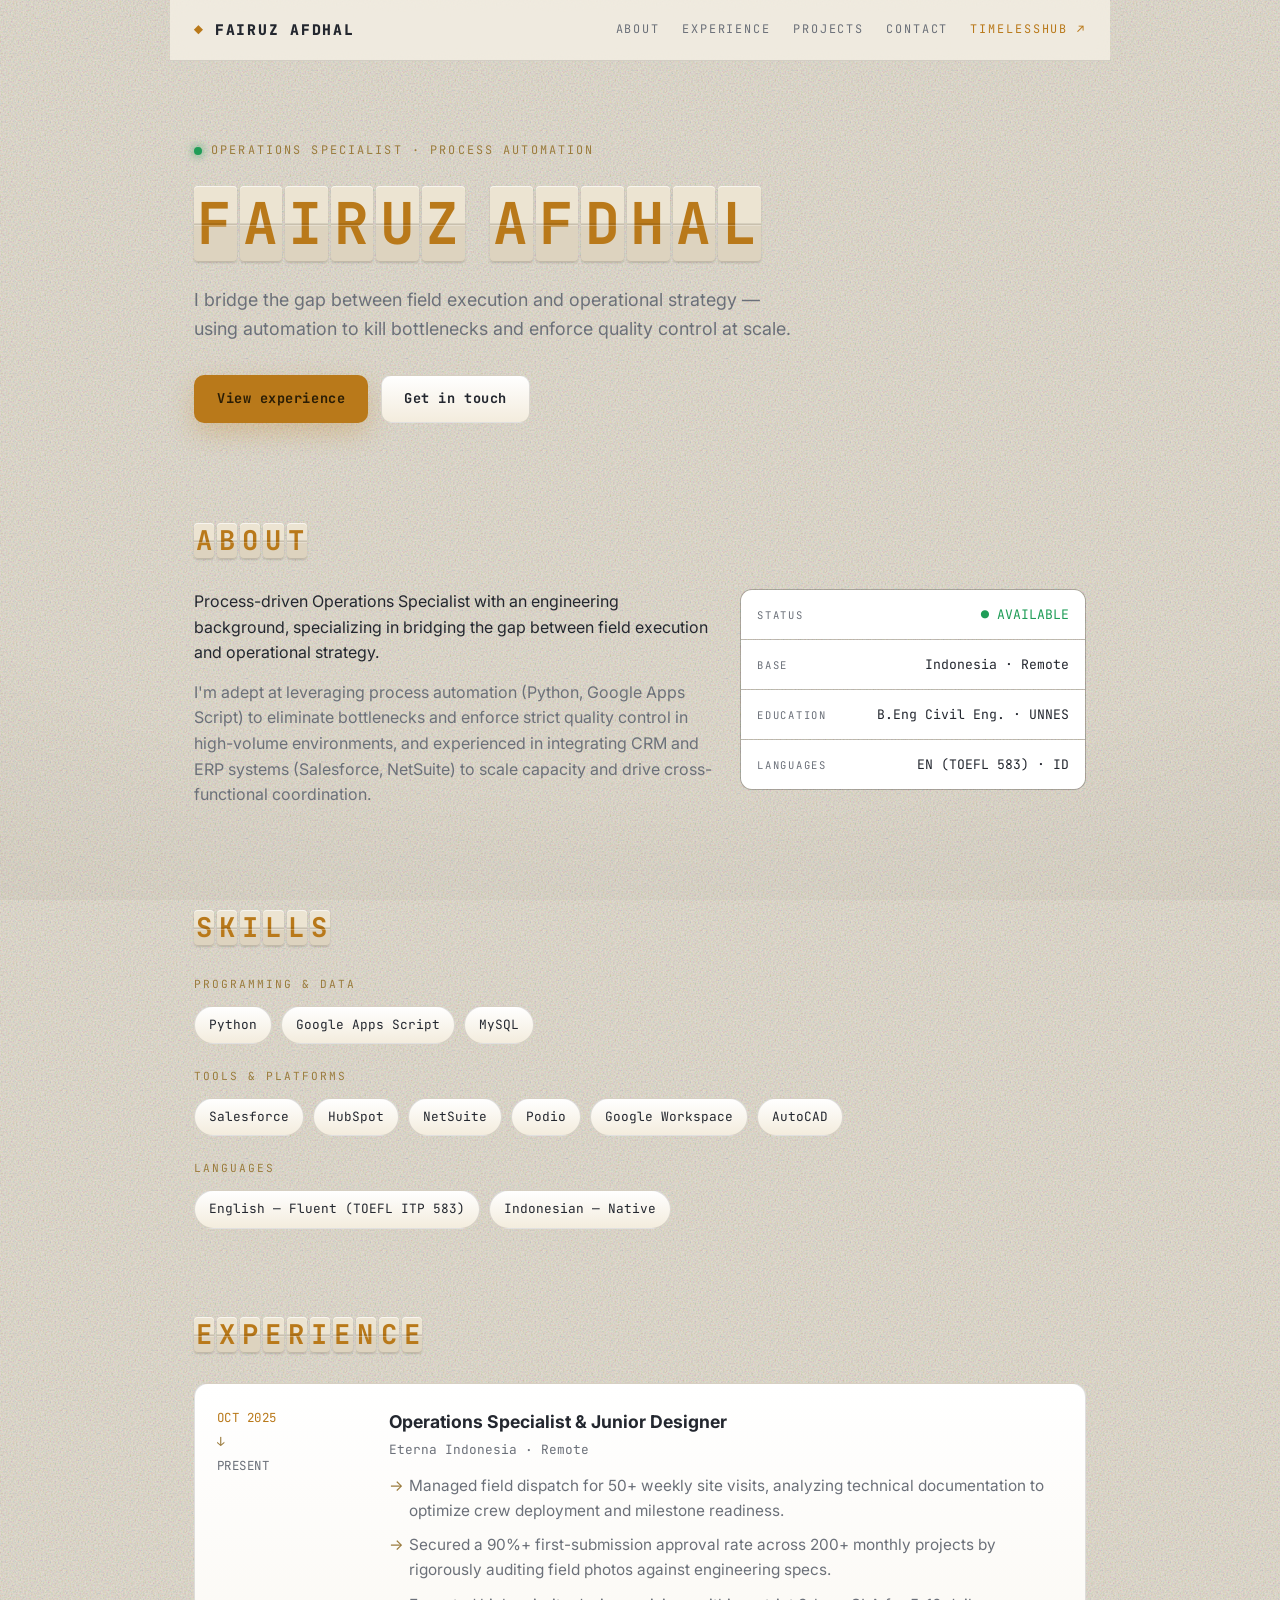
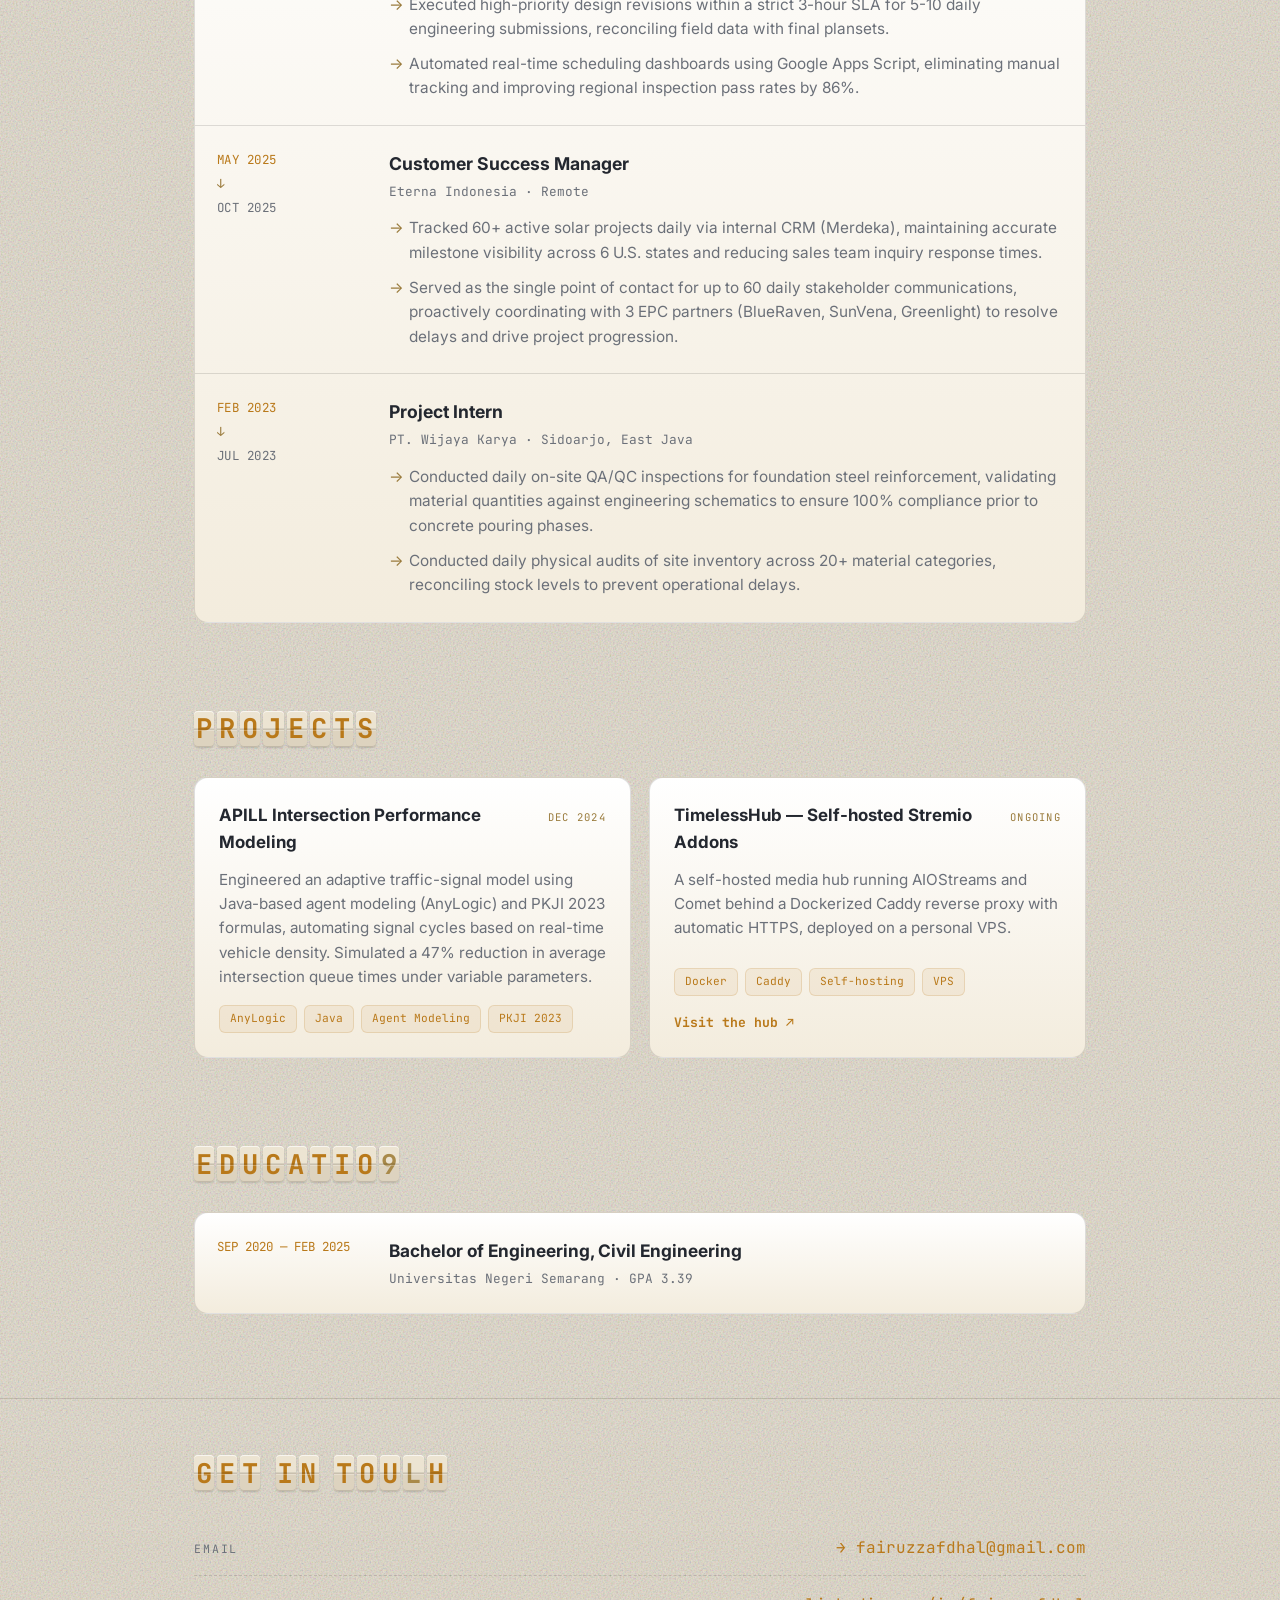
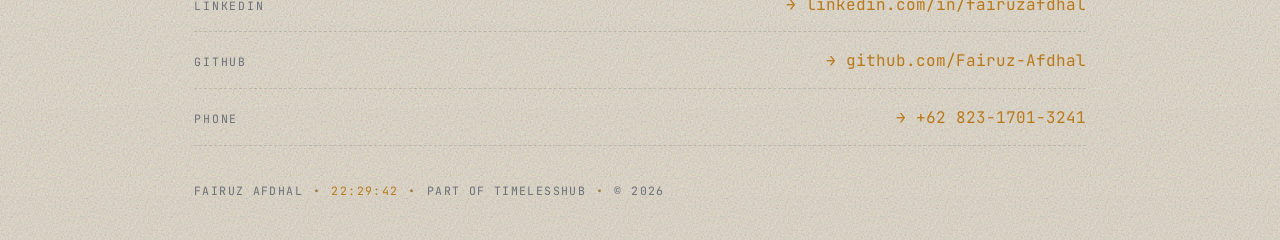
<file: portfolio/index.html>
<!DOCTYPE html>
<html lang="en">
<head>
  <meta charset="UTF-8" />
  <meta name="viewport" content="width=device-width, initial-scale=1.0" />
  <title>Fairuz Afdhal — Operations Specialist</title>
  <meta name="description" content="M. Fairuz Afdhal — Operations Specialist with an engineering background, specializing in process automation and bridging field execution with operational strategy." />

  <meta property="og:title" content="Fairuz Afdhal — Operations Specialist" />
  <meta property="og:description" content="Operations Specialist bridging field execution and operational strategy through process automation." />
  <meta property="og:type" content="website" />
  <meta property="og:url" content="https://fairuz.timelesshub.my.id/" />
  <meta property="og:image" content="https://fairuz.timelesshub.my.id/og.png" />
  <meta property="og:image:width" content="1200" />
  <meta property="og:image:height" content="630" />
  <meta name="twitter:card" content="summary_large_image" />
  <meta name="twitter:title" content="Fairuz Afdhal — Operations Specialist" />
  <meta name="twitter:description" content="Operations Specialist bridging field execution and operational strategy through process automation." />
  <meta name="twitter:image" content="https://fairuz.timelesshub.my.id/og.png" />

  <link rel="icon" href="favicon.svg" type="image/svg+xml" />
  <link rel="icon" href="favicon-32.png" sizes="32x32" type="image/png" />
  <link rel="apple-touch-icon" href="apple-touch-icon.png" />

  <link rel="preconnect" href="https://fonts.googleapis.com" />
  <link rel="preconnect" href="https://fonts.gstatic.com" crossorigin />
  <link href="https://fonts.googleapis.com/css2?family=JetBrains+Mono:wght@400;500;700;800&family=Inter:wght@400;500;600;700&display=swap" rel="stylesheet" />

  <link rel="stylesheet" href="styles.css" />
</head>
<body>
  <div class="vignette" aria-hidden="true"></div>
  <div class="scanlines" aria-hidden="true"></div>

  <header class="topbar">
    <a class="topbar__brand" href="#top">
      <span class="topbar__mark">◆</span>
      <span class="topbar__name">FAIRUZ AFDHAL</span>
    </a>
    <nav class="topbar__nav" aria-label="Sections">
      <a href="#about">ABOUT</a>
      <a href="#experience">EXPERIENCE</a>
      <a href="#projects">PROJECTS</a>
      <a href="#contact">CONTACT</a>
      <a class="topbar__hub" href="https://timelesshub.my.id/">TIMELESSHUB ↗</a>
    </nav>
  </header>

  <main id="top" class="wrap">
    <!-- Hero -->
    <section class="hero">
      <p class="hero__eyebrow">
        <span class="dot"></span> OPERATIONS SPECIALIST · PROCESS AUTOMATION
      </p>
      <h1 class="hero__title flap" data-flap="FAIRUZ AFDHAL" data-flap-delay="0"></h1>
      <p class="hero__sub">
        I bridge the gap between field execution and operational strategy —
        using automation to kill bottlenecks and enforce quality control at
        scale.
      </p>
      <div class="hero__actions">
        <a class="btn btn--primary" href="#experience">View experience</a>
        <a class="btn btn--ghost" href="mailto:fairuzzafdhal@gmail.com">Get in touch</a>
      </div>
    </section>

    <!-- About -->
    <section class="section" id="about">
      <h2 class="section__title flap" data-flap="ABOUT"></h2>
      <div class="about">
        <div class="about__text">
          <p>
            Process-driven Operations Specialist with an engineering background,
            specializing in bridging the gap between field execution and
            operational strategy.
          </p>
          <p>
            I'm adept at leveraging process automation (Python, Google Apps
            Script) to eliminate bottlenecks and enforce strict quality control
            in high-volume environments, and experienced in integrating CRM and
            ERP systems (Salesforce, NetSuite) to scale capacity and drive
            cross-functional coordination.
          </p>
        </div>
        <aside class="about__facts">
          <div class="fact">
            <span class="fact__k">STATUS</span>
            <span class="fact__v fact__v--ok">● AVAILABLE</span>
          </div>
          <div class="fact">
            <span class="fact__k">BASE</span>
            <span class="fact__v">Indonesia · Remote</span>
          </div>
          <div class="fact">
            <span class="fact__k">EDUCATION</span>
            <span class="fact__v">B.Eng Civil Eng. · UNNES</span>
          </div>
          <div class="fact">
            <span class="fact__k">LANGUAGES</span>
            <span class="fact__v">EN (TOEFL 583) · ID</span>
          </div>
        </aside>
      </div>
    </section>

    <!-- Skills -->
    <section class="section" id="skills">
      <h2 class="section__title flap" data-flap="SKILLS"></h2>
      <div class="skills">
        <div class="skillgroup">
          <span class="skillgroup__k">PROGRAMMING &amp; DATA</span>
          <ul class="chips">
            <li class="chip">Python</li>
            <li class="chip">Google Apps Script</li>
            <li class="chip">MySQL</li>
          </ul>
        </div>
        <div class="skillgroup">
          <span class="skillgroup__k">TOOLS &amp; PLATFORMS</span>
          <ul class="chips">
            <li class="chip">Salesforce</li>
            <li class="chip">HubSpot</li>
            <li class="chip">NetSuite</li>
            <li class="chip">Podio</li>
            <li class="chip">Google Workspace</li>
            <li class="chip">AutoCAD</li>
          </ul>
        </div>
        <div class="skillgroup">
          <span class="skillgroup__k">LANGUAGES</span>
          <ul class="chips">
            <li class="chip">English — Fluent (TOEFL ITP 583)</li>
            <li class="chip">Indonesian — Native</li>
          </ul>
        </div>
      </div>
    </section>

    <!-- Experience timetable -->
    <section class="section" id="experience">
      <h2 class="section__title flap" data-flap="EXPERIENCE"></h2>
      <div class="timetable">
        <article class="trip">
          <div class="trip__time">
            <span class="trip__from">OCT 2025</span>
            <span class="trip__arrow">↓</span>
            <span class="trip__to">PRESENT</span>
          </div>
          <div class="trip__body">
            <h3 class="trip__role">Operations Specialist &amp; Junior Designer</h3>
            <p class="trip__org">Eterna Indonesia · Remote</p>
            <ul class="trip__points">
              <li>Managed field dispatch for 50+ weekly site visits, analyzing technical documentation to optimize crew deployment and milestone readiness.</li>
              <li>Secured a 90%+ first-submission approval rate across 200+ monthly projects by rigorously auditing field photos against engineering specs.</li>
              <li>Executed high-priority design revisions within a strict 3-hour SLA for 5-10 daily engineering submissions, reconciling field data with final plansets.</li>
              <li>Automated real-time scheduling dashboards using Google Apps Script, eliminating manual tracking and improving regional inspection pass rates by 86%.</li>
            </ul>
          </div>
        </article>

        <article class="trip">
          <div class="trip__time">
            <span class="trip__from">MAY 2025</span>
            <span class="trip__arrow">↓</span>
            <span class="trip__to">OCT 2025</span>
          </div>
          <div class="trip__body">
            <h3 class="trip__role">Customer Success Manager</h3>
            <p class="trip__org">Eterna Indonesia · Remote</p>
            <ul class="trip__points">
              <li>Tracked 60+ active solar projects daily via internal CRM (Merdeka), maintaining accurate milestone visibility across 6 U.S. states and reducing sales team inquiry response times.</li>
              <li>Served as the single point of contact for up to 60 daily stakeholder communications, proactively coordinating with 3 EPC partners (BlueRaven, SunVena, Greenlight) to resolve delays and drive project progression.</li>
            </ul>
          </div>
        </article>

        <article class="trip">
          <div class="trip__time">
            <span class="trip__from">FEB 2023</span>
            <span class="trip__arrow">↓</span>
            <span class="trip__to">JUL 2023</span>
          </div>
          <div class="trip__body">
            <h3 class="trip__role">Project Intern</h3>
            <p class="trip__org">PT. Wijaya Karya · Sidoarjo, East Java</p>
            <ul class="trip__points">
              <li>Conducted daily on-site QA/QC inspections for foundation steel reinforcement, validating material quantities against engineering schematics to ensure 100% compliance prior to concrete pouring phases.</li>
              <li>Conducted daily physical audits of site inventory across 20+ material categories, reconciling stock levels to prevent operational delays.</li>
            </ul>
          </div>
        </article>
      </div>
    </section>

    <!-- Projects -->
    <section class="section" id="projects">
      <h2 class="section__title flap" data-flap="PROJECTS"></h2>
      <div class="projects">
        <article class="project">
          <div class="project__head">
            <h3 class="project__title">APILL Intersection Performance Modeling</h3>
            <span class="project__date">DEC 2024</span>
          </div>
          <p class="project__desc">
            Engineered an adaptive traffic-signal model using Java-based agent
            modeling (AnyLogic) and PKJI 2023 formulas, automating signal cycles
            based on real-time vehicle density. Simulated a 47% reduction in
            average intersection queue times under variable parameters.
          </p>
          <ul class="tags">
            <li class="tag">AnyLogic</li>
            <li class="tag">Java</li>
            <li class="tag">Agent Modeling</li>
            <li class="tag">PKJI 2023</li>
          </ul>
        </article>

        <article class="project">
          <div class="project__head">
            <h3 class="project__title">TimelessHub — Self-hosted Stremio Addons</h3>
            <span class="project__date">ONGOING</span>
          </div>
          <p class="project__desc">
            A self-hosted media hub running AIOStreams and Comet behind a
            Dockerized Caddy reverse proxy with automatic HTTPS, deployed on a
            personal VPS.
          </p>
          <ul class="tags">
            <li class="tag">Docker</li>
            <li class="tag">Caddy</li>
            <li class="tag">Self-hosting</li>
            <li class="tag">VPS</li>
          </ul>
          <a class="project__link" href="https://timelesshub.my.id/" target="_blank" rel="noopener">
            Visit the hub <span aria-hidden="true">↗</span>
          </a>
        </article>
      </div>
    </section>

    <!-- Education -->
    <section class="section" id="education">
      <h2 class="section__title flap" data-flap="EDUCATION"></h2>
      <div class="edu">
        <div class="edu__time">SEP 2020 — FEB 2025</div>
        <div class="edu__body">
          <h3 class="edu__degree">Bachelor of Engineering, Civil Engineering</h3>
          <p class="edu__org">Universitas Negeri Semarang · GPA 3.39</p>
        </div>
      </div>
    </section>
  </main>

  <!-- Contact -->
  <footer class="contact" id="contact">
    <div class="wrap">
      <h2 class="section__title flap" data-flap="GET IN TOUCH"></h2>
      <ul class="desk">
        <li>
          <span class="desk__k">EMAIL</span>
          <a class="desk__v" href="mailto:fairuzzafdhal@gmail.com">→ fairuzzafdhal@gmail.com</a>
        </li>
        <li>
          <span class="desk__k">LINKEDIN</span>
          <a class="desk__v" href="https://linkedin.com/in/fairuzafdhal/" target="_blank" rel="noopener">→ linkedin.com/in/fairuzafdhal</a>
        </li>
        <li>
          <span class="desk__k">GITHUB</span>
          <a class="desk__v" href="https://github.com/Fairuz-Afdhal" target="_blank" rel="noopener">→ github.com/Fairuz-Afdhal</a>
        </li>
        <li>
          <span class="desk__k">PHONE</span>
          <a class="desk__v" href="tel:+6282317013241">→ +62 823-1701-3241</a>
        </li>
      </ul>
      <div class="contact__foot">
        <span>FAIRUZ AFDHAL</span>
        <span class="dotsep">•</span>
        <span class="clock__time" id="clock">--:--:--</span>
        <span class="dotsep">•</span>
        <a href="https://timelesshub.my.id/">PART OF TIMELESSHUB</a>
        <span class="dotsep">•</span>
        <span>© <span id="year"></span></span>
      </div>
    </div>
  </footer>

  <!-- Hidden station announcement (click the ◆ logo 5x) -->
  <div class="pa" id="pa" role="status" aria-live="polite" aria-hidden="true">
    <span class="pa__tag">◆ STATION ANNOUNCEMENT</span>
    <span class="pa__text" id="paText"></span>
  </div>

  <script src="script.js"></script>
</body>
</html>
</file>
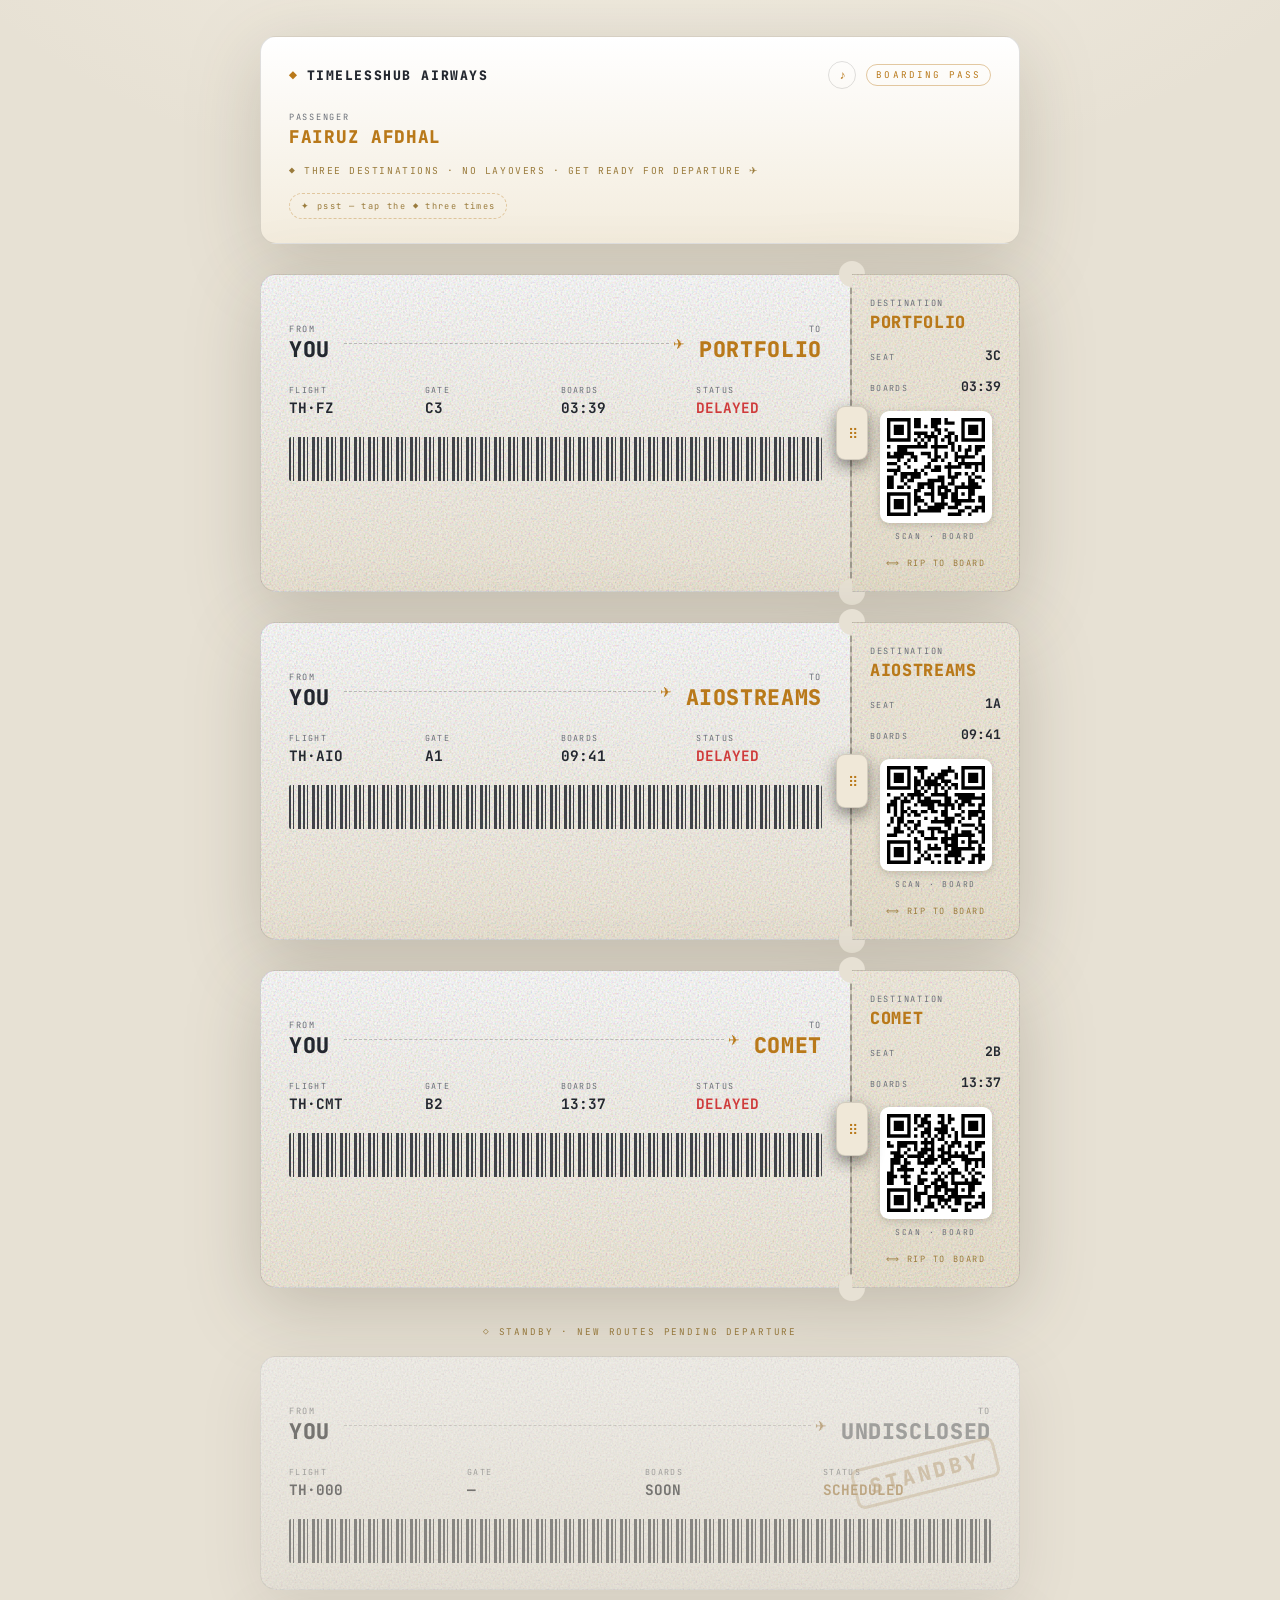
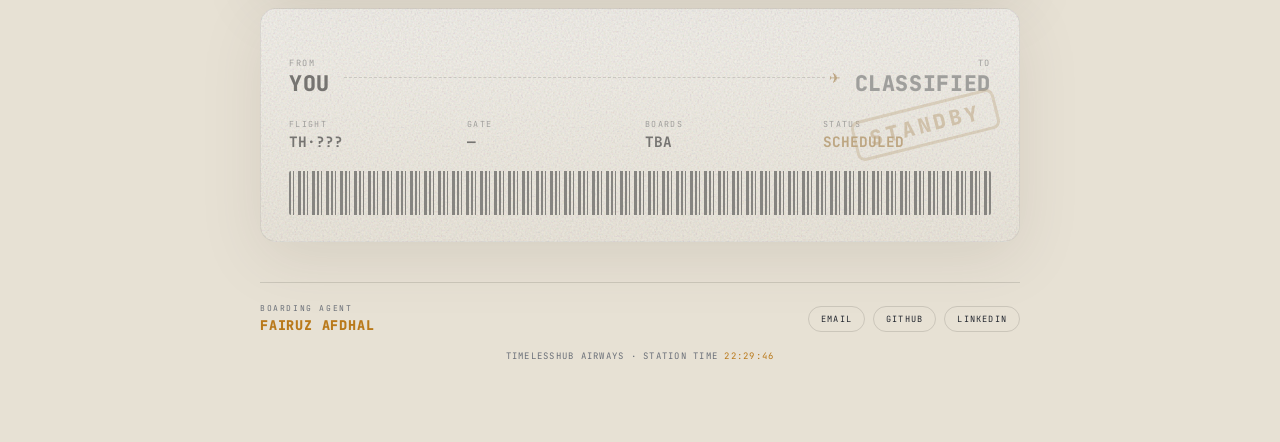
<file: site/index.html>
<!DOCTYPE html>
<html lang="en">
<head>
  <meta charset="UTF-8" />
  <meta name="viewport" content="width=device-width, initial-scale=1.0" />
  <title>TimelessHub — Fairuz</title>
  <meta name="description" content="The personal hub of Fairuz — grab a boarding pass, rip the stub, and depart to self-hosted tools and projects." />

  <meta property="og:title" content="TimelessHub — Fairuz" />
  <meta property="og:description" content="Boarding passes for Fairuz's self-hosted tools — rip a stub to depart." />
  <meta property="og:type" content="website" />
  <meta property="og:url" content="https://timelesshub.my.id/" />
  <meta property="og:image" content="https://timelesshub.my.id/og.png" />
  <meta property="og:image:width" content="1200" />
  <meta property="og:image:height" content="630" />
  <meta name="twitter:card" content="summary_large_image" />
  <meta name="twitter:title" content="TimelessHub — Fairuz" />
  <meta name="twitter:description" content="Boarding passes for Fairuz's self-hosted tools — rip a stub to depart." />
  <meta name="twitter:image" content="https://timelesshub.my.id/og.png" />

  <link rel="icon" href="favicon.svg" type="image/svg+xml" />
  <link rel="icon" href="favicon-32.png" sizes="32x32" type="image/png" />
  <link rel="apple-touch-icon" href="apple-touch-icon.png" />

  <link rel="preconnect" href="https://fonts.googleapis.com" />
  <link rel="preconnect" href="https://fonts.gstatic.com" crossorigin />
  <link href="https://fonts.googleapis.com/css2?family=JetBrains+Mono:wght@400;500;700;800&family=Inter:wght@400;500;600&display=swap" rel="stylesheet" />
  <link rel="stylesheet" href="ticket.css" />
</head>
<body>
  <div class="stage">
    <div class="bookhead">
      <div class="brandrow">
        <button class="brand" id="logo" type="button" aria-label="TimelessHub Airways — tap three times for a first-class upgrade">
          <span class="mk">◆</span> TIMELESSHUB AIRWAYS
        </button>
        <div class="brandrow__r">
          <button class="snd" id="sndToggle" type="button" aria-pressed="true" title="Sound on — click to mute">♪</button>
          <span class="tag" id="classTag">BOARDING PASS</span>
        </div>
      </div>
      <div class="pax"><div class="pax__k">PASSENGER</div><div class="pax__v">FAIRUZ AFDHAL</div></div>
      <p class="bookhead__hint">◆ THREE DESTINATIONS · NO LAYOVERS · GET READY FOR DEPARTURE ✈</p>
      <button class="fc-hint" id="fcHint" type="button">✦ psst — tap the ◆ three times</button>
    </div>

    <div class="deck" id="deck">

      <article class="ticket" data-href="https://fairuz.timelesshub.my.id/">
        <div class="ticket__main">
          <div class="route">
            <div class="route__pt"><span class="route__k">FROM</span><span class="route__v">YOU</span></div>
            <div class="route__arrow"></div>
            <div class="route__pt route__pt--r"><span class="route__k">TO</span><span class="route__v route__v--to">PORTFOLIO</span></div>
          </div>
          <div class="grid">
            <div><div class="cell__k">FLIGHT</div><div class="cell__v">TH·FZ</div></div>
            <div><div class="cell__k">GATE</div><div class="cell__v">C3</div></div>
            <div><div class="cell__k">BOARDS</div><div class="cell__v">03:39</div></div>
            <div><div class="cell__k">STATUS</div><div class="cell__v green js-status">ON TIME</div></div>
          </div>
          <div class="barcode"></div>
        </div>
        <div class="perf"><span class="seam-grip" aria-hidden="true">⠿</span></div>
        <div class="ticket__stub" tabindex="0" role="button" aria-label="Rip the stub off to board PORTFOLIO">
          <div class="stub__lead">DESTINATION</div>
          <div class="stub__dest">PORTFOLIO</div>
          <div class="stub__row"><span class="stub__k">SEAT</span><span class="stub__v">3C</span></div>
          <div class="stub__row"><span class="stub__k">BOARDS</span><span class="stub__v">03:39</span></div>
          <div class="qr" aria-hidden="true"></div>
          <div class="stub__scan">SCAN · BOARD</div>
          <div class="stub__foot">⟺ RIP TO BOARD</div>
        </div>
      </article>

      <article class="ticket" data-href="https://aio.timelesshub.my.id/">
        <div class="ticket__main">
          <div class="route">
            <div class="route__pt"><span class="route__k">FROM</span><span class="route__v">YOU</span></div>
            <div class="route__arrow"></div>
            <div class="route__pt route__pt--r"><span class="route__k">TO</span><span class="route__v route__v--to">AIOSTREAMS</span></div>
          </div>
          <div class="grid">
            <div><div class="cell__k">FLIGHT</div><div class="cell__v">TH·AIO</div></div>
            <div><div class="cell__k">GATE</div><div class="cell__v">A1</div></div>
            <div><div class="cell__k">BOARDS</div><div class="cell__v">09:41</div></div>
            <div><div class="cell__k">STATUS</div><div class="cell__v green js-status">ON TIME</div></div>
          </div>
          <div class="barcode"></div>
        </div>
        <div class="perf"><span class="seam-grip" aria-hidden="true">⠿</span></div>
        <div class="ticket__stub" tabindex="0" role="button" aria-label="Rip the stub off to board AIOSTREAMS">
          <div class="stub__lead">DESTINATION</div>
          <div class="stub__dest">AIOSTREAMS</div>
          <div class="stub__row"><span class="stub__k">SEAT</span><span class="stub__v">1A</span></div>
          <div class="stub__row"><span class="stub__k">BOARDS</span><span class="stub__v">09:41</span></div>
          <div class="qr" aria-hidden="true"></div>
          <div class="stub__scan">SCAN · BOARD</div>
          <div class="stub__foot">⟺ RIP TO BOARD</div>
        </div>
      </article>

      <article class="ticket" data-href="https://comet.timelesshub.my.id/">
        <div class="ticket__main">
          <div class="route">
            <div class="route__pt"><span class="route__k">FROM</span><span class="route__v">YOU</span></div>
            <div class="route__arrow"></div>
            <div class="route__pt route__pt--r"><span class="route__k">TO</span><span class="route__v route__v--to">COMET</span></div>
          </div>
          <div class="grid">
            <div><div class="cell__k">FLIGHT</div><div class="cell__v">TH·CMT</div></div>
            <div><div class="cell__k">GATE</div><div class="cell__v">B2</div></div>
            <div><div class="cell__k">BOARDS</div><div class="cell__v">13:37</div></div>
            <div><div class="cell__k">STATUS</div><div class="cell__v green js-status">ON TIME</div></div>
          </div>
          <div class="barcode"></div>
        </div>
        <div class="perf"><span class="seam-grip" aria-hidden="true">⠿</span></div>
        <div class="ticket__stub" tabindex="0" role="button" aria-label="Rip the stub off to board COMET">
          <div class="stub__lead">DESTINATION</div>
          <div class="stub__dest">COMET</div>
          <div class="stub__row"><span class="stub__k">SEAT</span><span class="stub__v">2B</span></div>
          <div class="stub__row"><span class="stub__k">BOARDS</span><span class="stub__v">13:37</span></div>
          <div class="qr" aria-hidden="true"></div>
          <div class="stub__scan">SCAN · BOARD</div>
          <div class="stub__foot">⟺ RIP TO BOARD</div>
        </div>
      </article>

    </div>

    <section class="standby" aria-label="Upcoming routes">
      <p class="standby__label">◇ STANDBY · NEW ROUTES PENDING DEPARTURE</p>

      <article class="ticket ticket--standby" aria-disabled="true">
        <div class="ticket__main">
          <div class="route">
            <div class="route__pt"><span class="route__k">FROM</span><span class="route__v">YOU</span></div>
            <div class="route__arrow"></div>
            <div class="route__pt route__pt--r"><span class="route__k">TO</span><span class="route__v route__v--to">UNDISCLOSED</span></div>
          </div>
          <div class="grid">
            <div><div class="cell__k">FLIGHT</div><div class="cell__v">TH·000</div></div>
            <div><div class="cell__k">GATE</div><div class="cell__v">—</div></div>
            <div><div class="cell__k">BOARDS</div><div class="cell__v">SOON</div></div>
            <div><div class="cell__k">STATUS</div><div class="cell__v amber">SCHEDULED</div></div>
          </div>
          <div class="barcode"></div>
          <span class="standby__stamp">STANDBY</span>
        </div>
      </article>

      <article class="ticket ticket--standby" aria-disabled="true">
        <div class="ticket__main">
          <div class="route">
            <div class="route__pt"><span class="route__k">FROM</span><span class="route__v">YOU</span></div>
            <div class="route__arrow"></div>
            <div class="route__pt route__pt--r"><span class="route__k">TO</span><span class="route__v route__v--to">CLASSIFIED</span></div>
          </div>
          <div class="grid">
            <div><div class="cell__k">FLIGHT</div><div class="cell__v">TH·???</div></div>
            <div><div class="cell__k">GATE</div><div class="cell__v">—</div></div>
            <div><div class="cell__k">BOARDS</div><div class="cell__v">TBA</div></div>
            <div><div class="cell__k">STATUS</div><div class="cell__v amber">SCHEDULED</div></div>
          </div>
          <div class="barcode"></div>
          <span class="standby__stamp">STANDBY</span>
        </div>
      </article>
    </section>
  </div>

  <footer class="gate" aria-label="Gate desk">
    <div class="gate__row">
      <div class="gate__agent">
        <div class="gate__k">BOARDING AGENT</div>
        <div class="gate__v">FAIRUZ AFDHAL</div>
      </div>
      <div class="gate__links">
        <a href="mailto:fairuzzafdhal@gmail.com">EMAIL</a>
        <a href="https://github.com/Fairuz-Afdhal" target="_blank" rel="noopener">GITHUB</a>
        <a href="https://linkedin.com/in/fairuzafdhal/" target="_blank" rel="noopener">LINKEDIN</a>
      </div>
    </div>
    <div class="gate__time">TIMELESSHUB AIRWAYS · STATION TIME <span class="clock" id="clock">--:--:--</span></div>
  </footer>

  <div class="toast" id="toast" role="status" aria-live="polite"></div>

  <script src="qrcode.js"></script>
  <script src="ticket.js"></script>
</body>
</html>
</file>
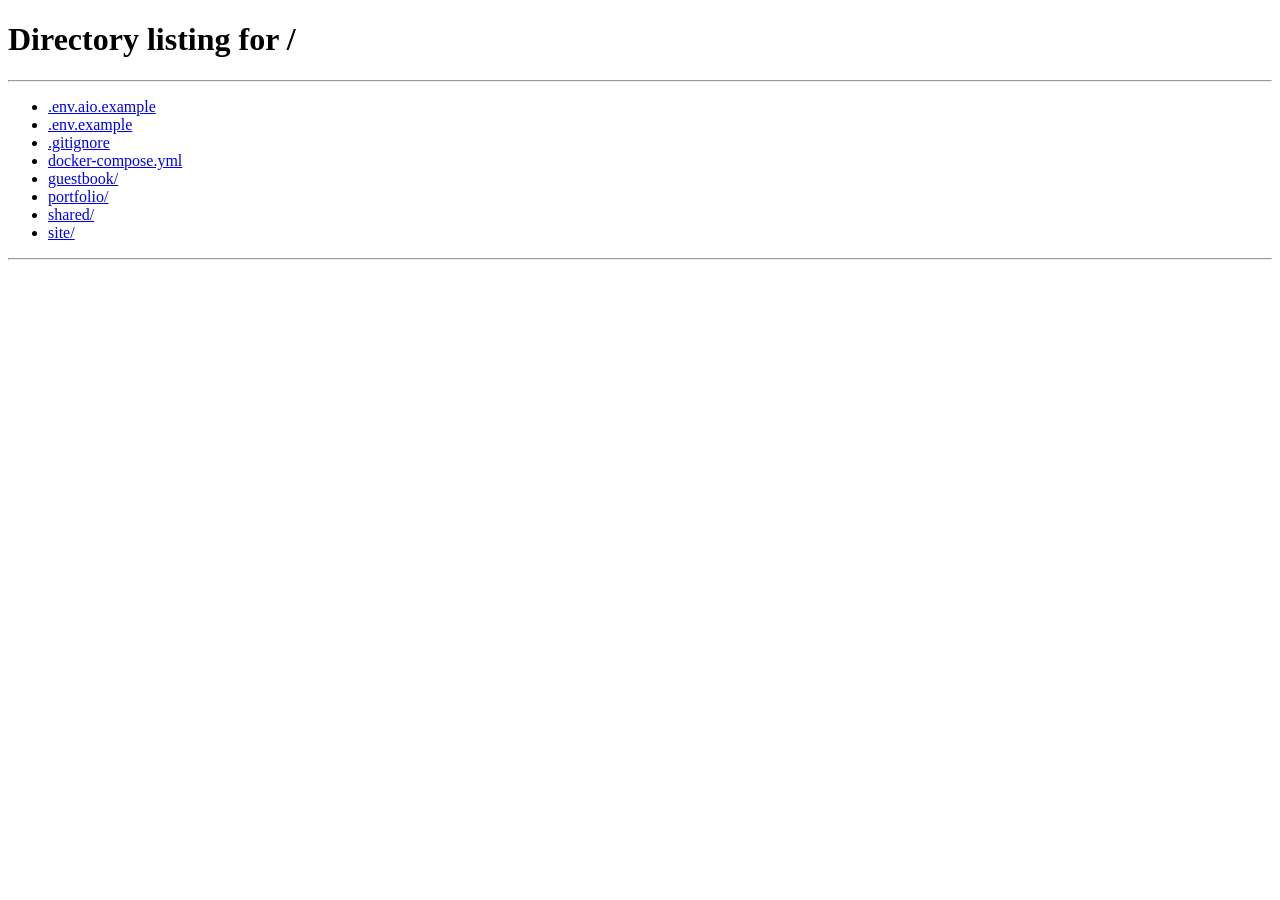
<file: site/demo-ticket.html>
<!DOCTYPE html>
<html lang="en">
<head>
  <meta charset="UTF-8" />
  <meta http-equiv="refresh" content="0; url=/" />
  <link rel="canonical" href="https://timelesshub.my.id/" />
  <title>Redirecting…</title>
  <script>location.replace("/");</script>
</head>
<body>
  <p>Moved to <a href="/">timelesshub.my.id</a>.</p>
</body>
</html>
</file>
<file: portfolio/styles.css>
:root {
  --bg: #e7e1d4;
  --board: #ffffff;
  --board-2: #f3ecdd;
  --board-line: rgba(0, 0, 0, 0.12);
  --cell-top: #ece4d2;
  --cell-bottom: #ddd3bf;
  --cell-seam: rgba(0, 0, 0, 0.18);
  --amber: #b9791a;
  --amber-dim: #9a7b3c;
  --green: #1f9d57;
  --red: #cf3b3b;
  --text: #23272f;
  --muted: #6b7079;
  --mono: "JetBrains Mono", ui-monospace, "SF Mono", Menlo, monospace;
  --sans: "Inter", system-ui, sans-serif;
  --maxw: 940px;
  --grain: url("data:image/svg+xml,%3Csvg xmlns='http://www.w3.org/2000/svg' width='120' height='120'%3E%3Cfilter id='n'%3E%3CfeTurbulence type='fractalNoise' baseFrequency='0.8' numOctaves='2' stitchTiles='stitch'/%3E%3C/filter%3E%3Crect width='100%25' height='100%25' filter='url(%23n)' opacity='0.5'/%3E%3C/svg%3E");
}

* { box-sizing: border-box; margin: 0; padding: 0; }
html { scroll-behavior: smooth; }

body {
  font-family: var(--sans);
  background:
    var(--grain),
    radial-gradient(1100px 700px at 50% -15%, #f4efe4 0%, var(--bg) 60%);
  background-size: 160px 160px, auto;
  background-blend-mode: multiply, normal;
  color: var(--text);
  min-height: 100vh;
  line-height: 1.6;
  position: relative;
  overflow-x: hidden;
}

a { color: inherit; text-decoration: none; }

/* ---------- Atmosphere ---------- */
.vignette {
  position: fixed;
  inset: 0;
  pointer-events: none;
  z-index: 1;
  background: radial-gradient(120% 90% at 50% 30%, transparent 62%, rgba(60, 50, 30, 0.06) 100%);
}

.scanlines {
  position: fixed;
  inset: 0;
  pointer-events: none;
  z-index: 2;
  display: none;
  opacity: 0.3;
  background: repeating-linear-gradient(
    to bottom,
    rgba(255, 255, 255, 0.025) 0px,
    rgba(255, 255, 255, 0.025) 1px,
    transparent 2px,
    transparent 4px
  );
  mix-blend-mode: overlay;
}

.wrap {
  position: relative;
  z-index: 3;
  max-width: var(--maxw);
  margin: 0 auto;
  padding: 0 24px;
}

/* ---------- Top bar ---------- */
.topbar {
  position: sticky;
  top: 0;
  z-index: 40;
  display: flex;
  align-items: center;
  justify-content: space-between;
  gap: 18px;
  max-width: var(--maxw);
  margin: 0 auto;
  padding: 18px 24px;
  background: rgba(244, 239, 228, 0.82);
  backdrop-filter: blur(12px);
  border-bottom: 1px solid var(--board-line);
}

.topbar__brand {
  display: flex;
  align-items: center;
  gap: 10px;
  font-family: var(--mono);
  font-weight: 800;
  letter-spacing: 0.12em;
  font-size: 0.92rem;
}

.topbar__mark { color: var(--amber); }

.topbar__nav {
  display: flex;
  align-items: center;
  gap: 22px;
  font-family: var(--mono);
  font-size: 0.74rem;
  letter-spacing: 0.16em;
}

.topbar__nav a { color: var(--muted); transition: color 0.2s ease; }
.topbar__nav a:hover { color: var(--text); }
.topbar__hub { color: var(--amber) !important; }

/* ---------- Flap cells (shared identity) ---------- */
.flap { display: inline-flex; flex-wrap: wrap; gap: 3px; }

.flap-cell {
  --w: 0.74em;
  position: relative;
  display: inline-flex;
  align-items: center;
  justify-content: center;
  min-width: var(--w);
  padding: 0.16em 0.05em;
  background: linear-gradient(to bottom, var(--cell-top) 0%, var(--cell-top) 49.5%, var(--cell-bottom) 50.5%, var(--cell-bottom) 100%);
  border-radius: 4px;
  box-shadow: inset 0 1px 0 rgba(255, 255, 255, 0.65), inset 0 -1px 0 rgba(0, 0, 0, 0.12), 0 1px 2px rgba(0, 0, 0, 0.15);
  color: var(--amber);
  font-family: var(--mono);
  font-weight: 700;
  line-height: 1;
  overflow: hidden;
}

.flap-cell::after {
  content: "";
  position: absolute;
  left: 0; right: 0; top: 50%;
  height: 1px;
  transform: translateY(-50%);
  background: var(--cell-seam);
  box-shadow: 0 1px 0 rgba(255, 255, 255, 0.5);
}

.flap-cell--space { background: transparent; box-shadow: none; min-width: 0.34em; }
.flap-cell--space::after { display: none; }
.flap-cell.is-cycling { color: #a98a4a; }
.flap-cell.is-locked { animation: flapPop 0.22s ease; }

@keyframes flapPop {
  0% { transform: scaleY(0.55); filter: brightness(1.6); }
  60% { transform: scaleY(1.05); }
  100% { transform: scaleY(1); filter: brightness(1); }
}

/* ---------- Hero ---------- */
.hero { padding: 76px 0 56px; }

.hero__eyebrow {
  display: inline-flex;
  align-items: center;
  gap: 9px;
  font-family: var(--mono);
  font-size: 0.74rem;
  letter-spacing: 0.18em;
  color: var(--amber-dim);
  margin-bottom: 26px;
}

.dot {
  width: 8px; height: 8px;
  border-radius: 50%;
  background: var(--green);
  box-shadow: 0 0 10px var(--green);
  animation: pulse 1.8s ease-in-out infinite;
}

@keyframes pulse {
  0%, 100% { opacity: 1; }
  50% { opacity: 0.35; }
}

.hero__title {
  font-size: clamp(2.1rem, 6.5vw, 3.6rem);
  letter-spacing: 0.02em;
  margin-bottom: 24px;
}

.hero__sub {
  max-width: 600px;
  font-size: 1.12rem;
  color: var(--muted);
  margin-bottom: 32px;
}

.hero__actions { display: flex; flex-wrap: wrap; gap: 13px; }

.btn {
  display: inline-flex;
  align-items: center;
  padding: 12px 22px;
  border-radius: 10px;
  font-family: var(--mono);
  font-weight: 700;
  font-size: 0.85rem;
  letter-spacing: 0.04em;
  border: 1px solid transparent;
  transition: transform 0.2s ease, box-shadow 0.2s ease, background 0.2s ease;
}

.btn--primary {
  background: var(--amber);
  color: #2a1d05;
  box-shadow: 0 10px 26px rgba(185, 121, 26, 0.28);
}
.btn--primary:hover { transform: translateY(-2px); box-shadow: 0 14px 32px rgba(185, 121, 26, 0.42); }

.btn--ghost {
  background: linear-gradient(180deg, var(--board), var(--board-2));
  border-color: var(--board-line);
  color: var(--text);
}
.btn--ghost:hover { transform: translateY(-2px); border-color: rgba(0, 0, 0, 0.22); }

/* ---------- Sections ---------- */
.section { padding: 44px 0; }

.section__title {
  font-size: clamp(1.3rem, 3vw, 1.7rem);
  letter-spacing: 0.04em;
  margin-bottom: 30px;
}

/* ---------- About ---------- */
.about {
  display: grid;
  grid-template-columns: 1.5fr 1fr;
  gap: 28px;
  align-items: start;
}

.about__text p { color: var(--text); margin-bottom: 14px; }
.about__text p:last-child { color: var(--muted); }

.about__facts {
  display: grid;
  gap: 1px;
  background: var(--board-line);
  border: 1px solid var(--board-line);
  border-radius: 12px;
  overflow: hidden;
}

.fact {
  display: flex;
  align-items: baseline;
  justify-content: space-between;
  gap: 12px;
  padding: 14px 16px;
  background: var(--board);
}

.fact__k {
  font-family: var(--mono);
  font-size: 0.66rem;
  letter-spacing: 0.16em;
  color: var(--muted);
}

.fact__v { font-family: var(--mono); font-size: 0.82rem; text-align: right; }
.fact__v--ok { color: var(--green); }

/* ---------- Skills ---------- */
.skills { display: grid; gap: 24px; }
.skillgroup { display: grid; gap: 12px; }

.skillgroup__k {
  font-family: var(--mono);
  font-size: 0.7rem;
  letter-spacing: 0.18em;
  color: var(--amber-dim);
}

.chips { list-style: none; display: flex; flex-wrap: wrap; gap: 9px; }

.chip {
  font-family: var(--mono);
  font-size: 0.8rem;
  padding: 8px 14px;
  border-radius: 999px;
  background: linear-gradient(180deg, var(--board), var(--board-2));
  border: 1px solid var(--board-line);
  color: var(--text);
  transition: border-color 0.2s ease, color 0.2s ease;
}

.chip:hover { border-color: var(--amber); color: var(--amber); }

/* ---------- Experience timetable ---------- */
.timetable {
  border: 1px solid var(--board-line);
  border-radius: 14px;
  background: linear-gradient(180deg, var(--board), var(--board-2));
  overflow: hidden;
}

.trip {
  display: grid;
  grid-template-columns: 150px 1fr;
  gap: 22px;
  padding: 24px 22px;
}

.trip + .trip { border-top: 1px solid var(--board-line); }

.trip__time {
  display: flex;
  flex-direction: column;
  gap: 4px;
  font-family: var(--mono);
  font-size: 0.78rem;
  color: var(--amber);
  letter-spacing: 0.04em;
}

.trip__arrow { color: var(--amber-dim); }
.trip__to { color: var(--muted); }

.trip__role { font-size: 1.1rem; font-weight: 700; margin-bottom: 4px; }

.trip__org {
  font-family: var(--mono);
  font-size: 0.8rem;
  color: var(--muted);
  margin-bottom: 14px;
}

.trip__points { list-style: none; display: grid; gap: 10px; }

.trip__points li {
  position: relative;
  padding-left: 20px;
  color: var(--muted);
  font-size: 0.96rem;
}

.trip__points li::before {
  content: "→";
  position: absolute;
  left: 0;
  color: var(--amber-dim);
}

/* ---------- Projects ---------- */
.projects { display: grid; grid-template-columns: 1fr 1fr; gap: 18px; }

.project {
  display: flex;
  flex-direction: column;
  padding: 24px;
  border: 1px solid var(--board-line);
  border-radius: 14px;
  background: linear-gradient(180deg, var(--board), var(--board-2));
  transition: border-color 0.2s ease, transform 0.2s ease;
}

.project:hover { border-color: rgba(0, 0, 0, 0.18); transform: translateY(-3px); }

.project__head {
  display: flex;
  align-items: baseline;
  justify-content: space-between;
  gap: 12px;
  margin-bottom: 12px;
}

.project__title { font-size: 1.06rem; font-weight: 700; }

.project__date {
  font-family: var(--mono);
  font-size: 0.66rem;
  letter-spacing: 0.12em;
  color: var(--amber-dim);
  white-space: nowrap;
}

.project__desc { color: var(--muted); font-size: 0.95rem; margin-bottom: 16px; }

.tags { list-style: none; display: flex; flex-wrap: wrap; gap: 7px; margin-top: auto; }

.tag {
  font-family: var(--mono);
  font-size: 0.7rem;
  padding: 4px 10px;
  border-radius: 6px;
  background: rgba(185, 121, 26, 0.08);
  border: 1px solid rgba(185, 121, 26, 0.18);
  color: var(--amber);
}

.project__link {
  margin-top: 16px;
  font-family: var(--mono);
  font-size: 0.82rem;
  font-weight: 700;
  color: var(--amber);
  transition: gap 0.2s ease;
}

.project__link:hover { text-shadow: 0 0 12px rgba(185, 121, 26, 0.4); }

/* ---------- Education ---------- */
.edu {
  display: grid;
  grid-template-columns: 150px 1fr;
  gap: 22px;
  padding: 24px 22px;
  border: 1px solid var(--board-line);
  border-radius: 14px;
  background: linear-gradient(180deg, var(--board), var(--board-2));
}

.edu__time { font-family: var(--mono); font-size: 0.78rem; color: var(--amber); }
.edu__degree { font-size: 1.08rem; font-weight: 700; margin-bottom: 4px; }
.edu__org { font-family: var(--mono); font-size: 0.8rem; color: var(--muted); }

/* ---------- Contact ---------- */
.contact {
  position: relative;
  z-index: 3;
  margin-top: 40px;
  padding: 56px 0 40px;
  border-top: 1px solid var(--board-line);
  background: linear-gradient(180deg, transparent, rgba(185, 121, 26, 0.02));
}

.desk { list-style: none; display: grid; gap: 2px; margin-bottom: 36px; }

.desk li {
  display: flex;
  align-items: baseline;
  justify-content: space-between;
  gap: 12px;
  padding: 14px 0;
  border-bottom: 1px dashed var(--board-line);
}

.desk__k { font-family: var(--mono); font-size: 0.72rem; letter-spacing: 0.16em; color: var(--muted); }
.desk__v { font-family: var(--mono); color: var(--amber); transition: text-shadow 0.2s ease; }
.desk__v:hover { text-shadow: 0 0 14px rgba(185, 121, 26, 0.5); }

.contact__foot {
  display: flex;
  flex-wrap: wrap;
  gap: 10px;
  align-items: center;
  font-family: var(--mono);
  font-size: 0.72rem;
  letter-spacing: 0.12em;
  color: var(--muted);
}

.clock__time { color: var(--amber); font-variant-numeric: tabular-nums; }
.dotsep { color: var(--amber-dim); }

/* ---------- Reveal ---------- */
.reveal { opacity: 0; transform: translateY(22px); transition: opacity 0.6s ease, transform 0.6s ease; }
.reveal.is-visible { opacity: 1; transform: none; }

/* ---------- Station announcement (easter egg) ---------- */
.pa {
  position: fixed;
  left: 50%;
  top: 18px;
  z-index: 1100;
  display: flex;
  align-items: center;
  gap: 14px;
  max-width: min(580px, calc(100vw - 32px));
  padding: 14px 18px;
  font-family: var(--mono);
  background: rgba(255, 255, 255, 0.97);
  backdrop-filter: blur(8px);
  border: 1px solid rgba(185, 121, 26, 0.42);
  border-radius: 12px;
  box-shadow: 0 18px 50px rgba(60, 50, 30, 0.22), 0 0 26px rgba(185, 121, 26, 0.12);
  opacity: 0;
  visibility: hidden;
  transform: translate(-50%, -130%);
  transition: transform 0.45s cubic-bezier(0.2, 0.8, 0.2, 1), opacity 0.35s ease, visibility 0.35s;
  cursor: pointer;
}

.pa.is-visible {
  opacity: 1;
  visibility: visible;
  transform: translate(-50%, 0);
}

.pa__tag {
  font-size: 0.64rem;
  letter-spacing: 0.16em;
  color: var(--amber);
  white-space: nowrap;
  text-shadow: 0 0 12px rgba(185, 121, 26, 0.4);
}

.pa__text {
  font-size: 0.84rem;
  color: var(--text);
}

/* ---------- Responsive ---------- */
@media (max-width: 760px) {
  .topbar__nav { gap: 14px; }
  .topbar__nav a:not(.topbar__hub) { display: none; }

  .about { grid-template-columns: 1fr; }
  .projects { grid-template-columns: 1fr; }

  .trip, .edu { grid-template-columns: 1fr; gap: 12px; }
  .trip__time, .edu__time { flex-direction: row; gap: 8px; align-items: center; }
}

@media (prefers-reduced-motion: reduce) {
  .flap-cell.is-locked { animation: none; }
  .dot { animation: none; }
  .reveal { opacity: 1; transform: none; transition: none; }
}
</file>
<file: site/ticket.css>
:root {
  --bg: #e7e1d4;
  --paper: #ffffff;
  --paper2: #f3ecdd;
  --ink: #23272f;
  --amber: #b9791a;
  --amber-dim: #9a7b3c;
  --green: #1f9d57;
  --red: #cf3b3b;
  --muted: #6b7079;
  --line: rgba(0,0,0,.12);
  --mono: "JetBrains Mono", ui-monospace, "SF Mono", Menlo, monospace;
  --sans: "Inter", system-ui, sans-serif;
  --grain: url("data:image/svg+xml,%3Csvg xmlns='http://www.w3.org/2000/svg' width='120' height='120'%3E%3Cfilter id='n'%3E%3CfeTurbulence type='fractalNoise' baseFrequency='0.8' numOctaves='2' stitchTiles='stitch'/%3E%3C/filter%3E%3Crect width='100%25' height='100%25' filter='url(%23n)' opacity='0.5'/%3E%3C/svg%3E");
}

* { box-sizing: border-box; margin: 0; padding: 0; }
html, body { overflow-x: hidden; }
body {
  font-family: var(--mono);
  background:
    radial-gradient(1100px 600px at 50% -10%, #f4efe4, transparent 70%),
    var(--bg);
  color: var(--ink);
  min-height: 100vh;
  padding: 36px 18px 80px;
  display: flex; flex-direction: column; align-items: center;
}

.stage { width: 100%; max-width: 760px; }

.deck { display: flex; flex-direction: column; gap: 30px; }

.ticket {
  display: flex;
  width: 100%;
  filter: drop-shadow(0 18px 36px rgba(60,50,30,.22));
  transition: transform .18s ease-out;
  transform-origin: center;
  --mx: 50%; --my: -20%;
}
.ticket.is-dealing { animation: deal .45s ease both; }
@keyframes deal { from { opacity: 0; transform: translateY(14px) scale(.985); } to { opacity: 1; transform: none; } }

.bookhead {
  background: linear-gradient(180deg, var(--paper), var(--paper2));
  border: 1px solid var(--line); border-radius: 16px;
  padding: 24px 28px; margin-bottom: 30px;
  filter: drop-shadow(0 18px 36px rgba(60,50,30,.18));
}
.bookhead__hint { font-size: .6rem; letter-spacing: .16em; color: var(--amber-dim); margin-top: 16px; }
.ticket__main, .ticket__stub {
  transition: transform .45s cubic-bezier(.3,.8,.4,1), opacity .45s ease;
}
.ticket.dragging .ticket__main, .ticket.dragging .ticket__stub { transition: none; }

.ticket__main {
  flex: 1; padding: 26px 28px;
  position: relative; overflow: hidden;
  background-color: var(--paper2);
  background-image: var(--grain), linear-gradient(180deg, var(--paper), var(--paper2));
  background-size: 180px 180px, auto;
  background-blend-mode: multiply, normal;
  border: 1px solid var(--line); border-right: none;
  border-radius: 16px 0 0 16px;
  transform-origin: right center;
}
.ticket__stub {
  position: relative; overflow: hidden;
  width: 168px; padding: 22px 18px;
  background-color: var(--paper2);
  background-image: var(--grain), linear-gradient(180deg, #f7f1e4, #efe7d4);
  background-size: 180px 180px, auto;
  background-blend-mode: multiply, normal;
  border: 1px solid var(--line); border-left: none;
  border-radius: 0 16px 16px 0;
  display: flex; flex-direction: column;
  transform-origin: left center;
  cursor: grab; touch-action: none;
}
.ticket.dragging .ticket__stub { cursor: grabbing; }
.ticket__stub:focus-visible { outline: 2px solid var(--amber); outline-offset: 3px; }

/* cursor-following sheen */
.ticket__main::after, .ticket__stub::after {
  content: ""; position: absolute; inset: 0; pointer-events: none; z-index: 3;
  background: radial-gradient(circle 240px at var(--mx) var(--my), rgba(255,255,255,.5), transparent 55%);
  opacity: 0; transition: opacity .3s ease;
}
.ticket:hover .ticket__main::after, .ticket:hover .ticket__stub::after { opacity: 1; }

.perf {
  position: relative; width: 0; align-self: stretch;
  border-left: 2px dashed rgba(0,0,0,.2);
  margin: 14px 0;
  transition: opacity .2s ease;
}
.perf::before, .perf::after {
  content: ""; position: absolute; left: -13px;
  width: 26px; height: 26px; border-radius: 50%;
  background: var(--bg);
}
.perf::before { top: -27px; }
.perf::after { bottom: -27px; }
.seam-grip {
  position: absolute; top: 50%; left: -16px; transform: translateY(-50%);
  width: 32px; height: 54px; border-radius: 9px;
  background: #f0e8d8; border: 1px solid var(--line);
  color: var(--amber); font-size: .9rem; letter-spacing: -1px;
  display: flex; align-items: center; justify-content: center;
  box-shadow: 0 6px 16px rgba(0,0,0,.45);
  cursor: grab; touch-action: none; z-index: 4;
  animation: nudge 2.4s ease-in-out infinite;
}
.ticket.dragging .seam-grip { cursor: grabbing; animation: none; }
@keyframes nudge {
  0%, 70%, 100% { transform: translateY(-50%) translateX(0); }
  80% { transform: translateY(-50%) translateX(5px); }
  90% { transform: translateY(-50%) translateX(0); }
}

.brandrow { display: flex; align-items: center; justify-content: space-between; gap: 12px; }
.brandrow__r { display: flex; align-items: center; gap: 10px; }
.brand { display: inline-flex; align-items: center; gap: 8px; font-family: var(--mono); font-weight: 800; letter-spacing: .12em; font-size: .82rem; color: var(--ink); background: none; border: none; padding: 0; cursor: pointer; }
.brand .mk { color: var(--amber); display: inline-block; transition: text-shadow .3s ease, transform .4s ease; }
.brand:hover .mk { text-shadow: 0 0 12px rgba(185,121,26,.85); transform: rotate(45deg); }
.tag { font-size: .58rem; letter-spacing: .22em; color: var(--amber); border: 1px solid rgba(185,121,26,.4); padding: 4px 9px; border-radius: 999px; white-space: nowrap; }
.snd { display: inline-flex; align-items: center; justify-content: center; width: 28px; height: 28px; border-radius: 999px; background: none; border: 1px solid var(--line); color: var(--amber); font-size: .74rem; cursor: pointer; transition: color .2s ease, border-color .2s ease; }
.snd:hover { border-color: rgba(185,121,26,.5); }
.snd--off { color: var(--muted); text-decoration: line-through; }
.fc-hint { margin-top: 16px; display: inline-flex; align-items: center; gap: 6px; background: none; border: 1px dashed rgba(185,121,26,.35); color: var(--amber-dim); font-family: var(--mono); font-size: .54rem; letter-spacing: .16em; padding: 6px 11px; border-radius: 999px; cursor: pointer; transition: color .2s ease, border-color .2s ease; animation: fcpulse 2.8s ease-in-out infinite; }
.fc-hint:hover { color: var(--amber); border-color: rgba(185,121,26,.6); }
@keyframes fcpulse { 0%, 100% { box-shadow: 0 0 0 0 rgba(185,121,26,0); } 50% { box-shadow: 0 0 16px 0 rgba(185,121,26,.16); } }

.route { display: flex; align-items: center; gap: 14px; margin-top: 22px; }
.route__pt { display: flex; flex-direction: column; }
.route__pt--r { text-align: right; }
.route__k { font-size: .54rem; letter-spacing: .2em; color: var(--muted); }
.route__v { font-size: 1.35rem; font-weight: 800; letter-spacing: .03em; }
.route__v--to { color: var(--amber); }
.route__arrow { flex: 1; position: relative; height: 18px; }
.route__arrow::before { content: ""; position: absolute; top: 50%; left: 0; right: 16px; border-top: 1px dashed rgba(0,0,0,.22); }
.route__arrow::after { content: "\2708"; position: absolute; right: 0; top: 50%; transform: translateY(-50%); color: var(--amber); font-size: .9rem; }

.grid { display: grid; grid-template-columns: repeat(4, 1fr); gap: 14px 10px; margin-top: 22px; }
.cell__k { font-size: .52rem; letter-spacing: .16em; color: var(--muted); }
.cell__v { font-size: .9rem; font-weight: 700; margin-top: 3px; transition: color .25s ease; }
.cell__v.green { color: var(--green); }
.cell__v.amber { color: var(--amber); }
.cell__v.red { color: var(--red); }

.pax { margin-top: 22px; }
.pax__k { font-size: .54rem; letter-spacing: .2em; color: var(--muted); }
.pax__v { font-size: 1.1rem; font-weight: 800; letter-spacing: .04em; color: var(--amber); margin-top: 2px; }

.barcode { height: 44px; margin-top: 20px; background-image: repeating-linear-gradient(90deg, var(--ink) 0 2px, transparent 2px 4px, var(--ink) 4px 5px, transparent 5px 9px, var(--ink) 9px 12px, transparent 12px 14px); opacity: .85; border-radius: 2px; }

.stub__lead { font-size: .54rem; letter-spacing: .2em; color: var(--muted); }
.stub__dest { font-size: 1.05rem; font-weight: 800; color: var(--amber); letter-spacing: .04em; margin-top: 2px; }
.stub__row { display: flex; justify-content: space-between; align-items: baseline; margin-top: 14px; }
.stub__k { font-size: .52rem; letter-spacing: .16em; color: var(--muted); }
.stub__v { font-size: .82rem; font-weight: 700; }
.qr { width: 112px; max-width: 100%; align-self: center; margin: 16px auto 8px; padding: 7px; background: #fff; border-radius: 9px; box-shadow: 0 2px 8px rgba(0,0,0,.16); }
.qr svg { display: block; width: 100%; height: auto; }
.qr:empty { display: none; }
.stub__scan { font-size: .5rem; letter-spacing: .22em; color: var(--muted); text-align: center; margin-bottom: 6px; }
.stub__foot { font-size: .54rem; letter-spacing: .18em; color: var(--amber-dim); text-align: center; margin-top: auto; padding-top: 10px; }

/* ---- standby / upcoming routes ---- */
.standby { margin-top: 38px; }
.standby__label { font-size: .58rem; letter-spacing: .2em; color: var(--amber-dim); text-align: center; margin-bottom: 18px; }
.standby .ticket { margin-bottom: 18px; filter: drop-shadow(0 16px 32px rgba(60,50,30,.18)) grayscale(.45); opacity: .58; cursor: default; }
.standby .ticket:last-child { margin-bottom: 0; }
.ticket--standby .ticket__main {
  border-radius: 16px; border-right: 1px solid var(--line);
  position: relative; overflow: hidden;
}
.ticket--standby .route__v--to { color: var(--muted); }
.standby__stamp {
  position: absolute; top: 50%; right: 20px; transform: translateY(-50%) rotate(-14deg);
  font-size: 1.3rem; font-weight: 800; letter-spacing: .2em;
  color: rgba(185,121,26,.55);
  border: 3px solid rgba(185,121,26,.38); padding: 4px 14px; border-radius: 8px;
  pointer-events: none; white-space: nowrap;
}

/* ---- gate-desk footer ---- */
.gate { width: 100%; max-width: 760px; margin-top: 40px; border-top: 1px solid var(--line); padding-top: 20px; }
.gate__row { display: flex; align-items: center; justify-content: space-between; gap: 16px; flex-wrap: wrap; }
.gate__k { font-size: .5rem; letter-spacing: .2em; color: var(--muted); }
.gate__v { font-size: .84rem; font-weight: 800; letter-spacing: .06em; color: var(--amber); margin-top: 3px; }
.gate__links { display: flex; gap: 8px; flex-wrap: wrap; }
.gate__links a { font-size: .54rem; letter-spacing: .14em; color: var(--ink); text-decoration: none; border: 1px solid var(--line); border-radius: 999px; padding: 6px 12px; transition: color .2s ease, border-color .2s ease; }
.gate__links a:hover { color: var(--amber); border-color: rgba(185,121,26,.5); }
.gate__time { margin-top: 16px; font-size: .56rem; letter-spacing: .14em; color: var(--muted); text-align: center; }
.clock { color: var(--amber); }

/* ---- toast ---- */
.toast {
  position: fixed; top: 22px; left: 50%;
  transform: translateX(-50%) translateY(-12px);
  background: rgba(255,255,255,.97); border: 1px solid rgba(185,121,26,.5);
  color: #7a5212; font-family: var(--mono); font-size: .62rem; letter-spacing: .18em;
  padding: 11px 20px; border-radius: 999px; box-shadow: 0 14px 34px rgba(0,0,0,.55);
  opacity: 0; pointer-events: none; z-index: 60;
  transition: opacity .3s ease, transform .3s ease;
}
.toast.show { opacity: 1; transform: translateX(-50%) translateY(0); }

/* ---- first-class upgrade ---- */
body.first-class {
  --amber: #ffd86b;
  --amber-dim: #b9923f;
  --paper: #1d1810;
  --paper2: #120e07;
  --ink: #fbf1da;
  --line: rgba(255,213,122,.18);
  background:
    radial-gradient(1100px 600px at 50% -10%, #2c2214, transparent 70%),
    #0a0805;
}
body.first-class .tag {
  background: linear-gradient(180deg, #ffe6a4, #e2b557);
  border-color: transparent; color: #2a1f08; font-weight: 800;
}
body.first-class .ticket {
  filter: drop-shadow(0 26px 52px rgba(0,0,0,.6)) drop-shadow(0 0 2px rgba(255,213,122,.5));
}
body.first-class .pax__v,
body.first-class .route__v--to,
body.first-class .stub__dest { color: #ffe09a; }
body.first-class .brand .mk { text-shadow: 0 0 12px rgba(255,216,107,.9); }

@media (max-width: 560px) {
  .ticket { flex-direction: column; }
  .ticket__main { border-radius: 16px 16px 0 0; border: 1px solid var(--line); border-bottom: none; transform-origin: center top; }
  .ticket__stub { width: auto; border-radius: 0 0 16px 16px; border: 1px solid var(--line); border-top: none; transform-origin: center bottom; }
  .perf { width: auto; height: 0; align-self: auto; border-left: none; border-top: 2px dashed rgba(0,0,0,.2); margin: 0 14px; }
  .perf::before, .perf::after { top: -13px; left: auto; }
  .perf::before { left: -27px; }
  .perf::after { right: -27px; left: auto; bottom: auto; }
  .seam-grip {
    top: -27px; left: 50%; transform: translateX(-50%);
    width: 54px; height: 32px;
    animation: nudgeV 2.4s ease-in-out infinite;
  }
  @keyframes nudgeV {
    0%, 70%, 100% { transform: translateX(-50%) translateY(0); }
    80% { transform: translateX(-50%) translateY(5px); }
    90% { transform: translateX(-50%) translateY(0); }
  }
  .grid { grid-template-columns: repeat(2, 1fr); }
  .barcode--v { min-height: 44px; }
}

@media (prefers-reduced-motion: reduce) {
  .ticket.is-dealing { animation: none; }
  .ticket, .ticket__main, .ticket__stub { transition: none; }
  .seam-grip, .fc-hint { animation: none; }
}
</file>
